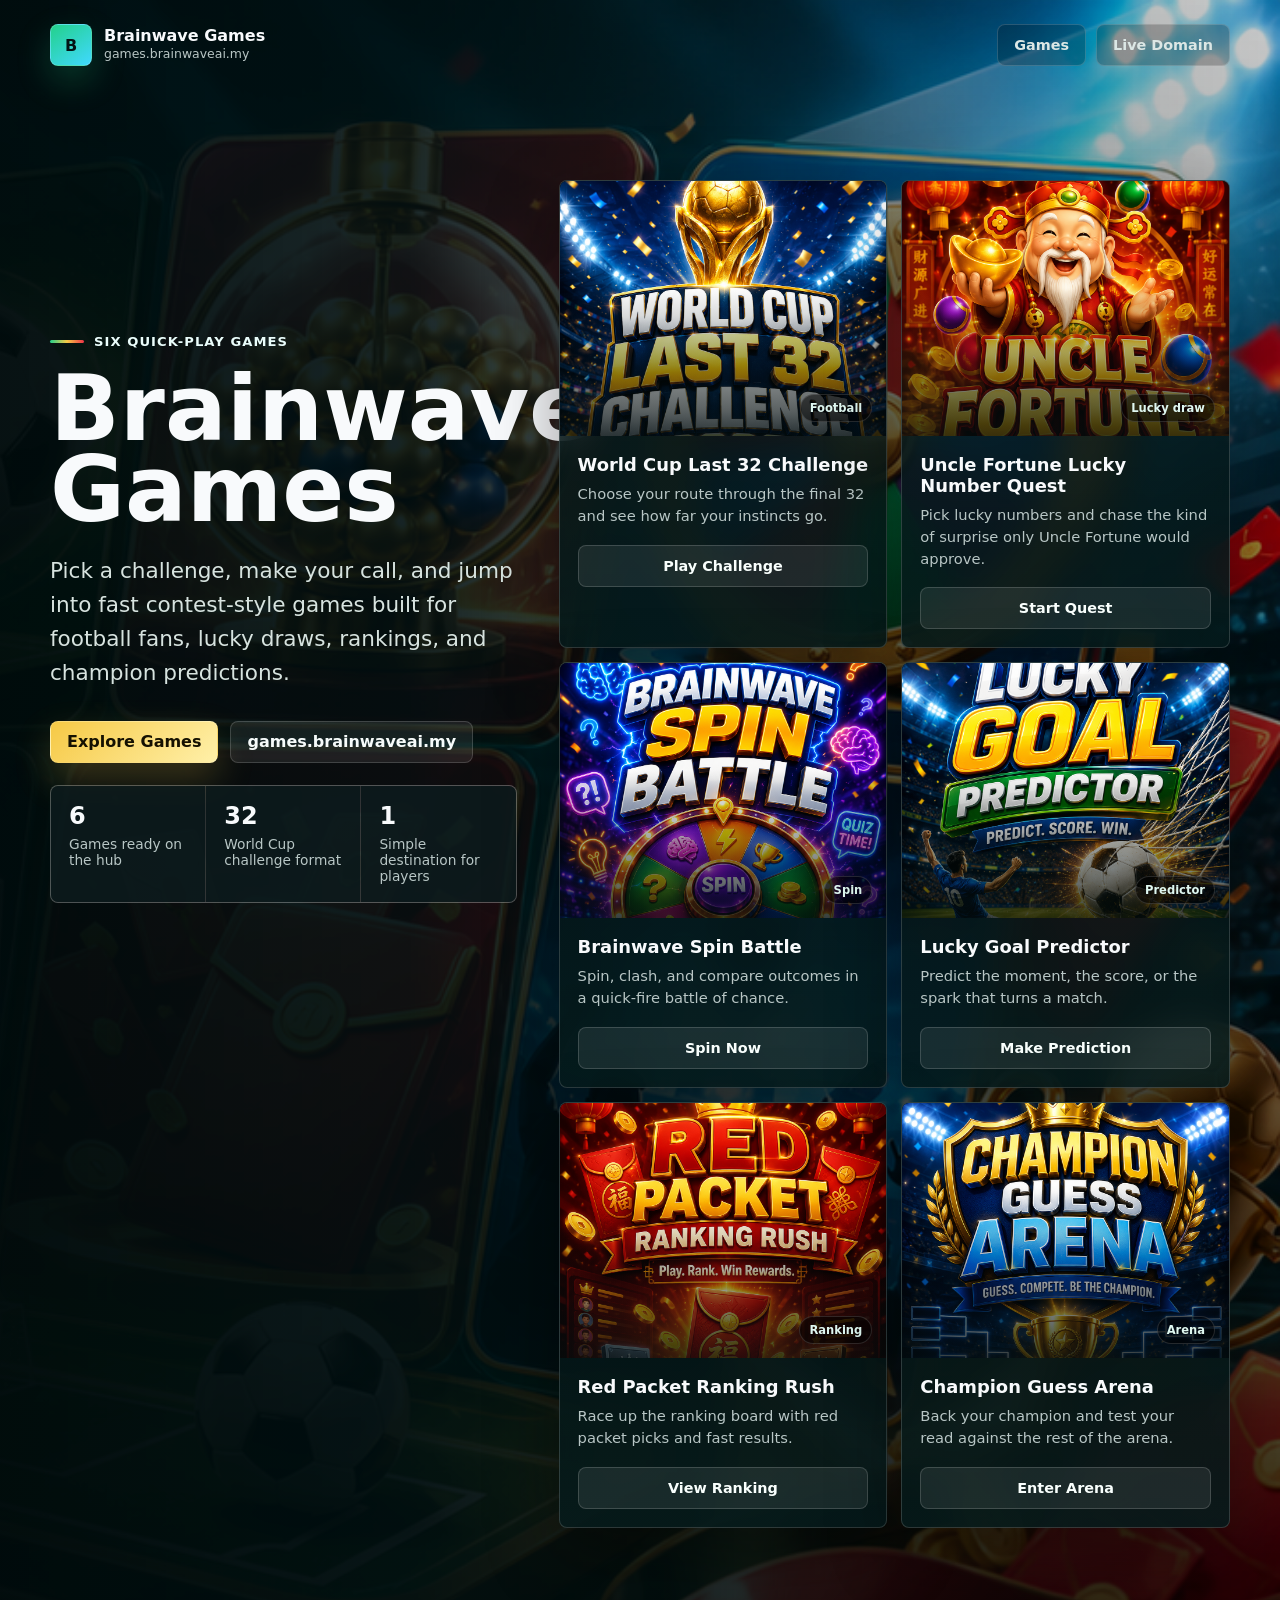
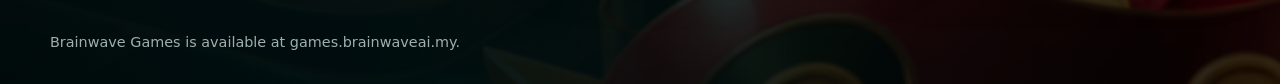
<file: index.html>
<!doctype html>
<html lang="en">
  <head>
    <meta charset="utf-8">
    <meta name="viewport" content="width=device-width, initial-scale=1">
    <meta name="description" content="Brainwave Games brings six quick-play challenge games together at games.brainwaveai.my.">
    <meta property="og:title" content="Brainwave Games">
    <meta property="og:description" content="Six quick-play challenge games in one place.">
    <meta property="og:url" content="https://games.brainwaveai.my/">
    <meta property="og:image" content="https://games.brainwaveai.my/assets/games-hero.png">
    <title>Brainwave Games</title>
    <link rel="preload" as="image" href="assets/games-hero.png">
    <style>
      :root {
        color-scheme: dark;
        --ink: #f8fafc;
        --muted: #b8c6c5;
        --panel: rgba(3, 18, 20, 0.74);
        --panel-strong: rgba(5, 26, 27, 0.88);
        --line: rgba(255, 255, 255, 0.16);
        --gold: #f6c945;
        --red: #ed3347;
        --green: #23d18b;
        --cyan: #40d9ff;
        --shadow: 0 24px 70px rgba(0, 0, 0, 0.38);
        font-family: Inter, ui-sans-serif, system-ui, -apple-system, BlinkMacSystemFont, "Segoe UI", sans-serif;
      }

      * {
        box-sizing: border-box;
      }

      body {
        min-height: 100vh;
        margin: 0;
        color: var(--ink);
        background: #061414;
      }

      a {
        color: inherit;
      }

      .page {
        min-height: 100vh;
        background:
          linear-gradient(90deg, rgba(0, 11, 12, 0.96) 0%, rgba(0, 15, 17, 0.88) 32%, rgba(0, 20, 20, 0.34) 68%, rgba(0, 0, 0, 0.16) 100%),
          linear-gradient(180deg, rgba(0, 0, 0, 0.05) 0%, rgba(0, 0, 0, 0.78) 100%),
          url("assets/games-hero.png") center right / cover no-repeat;
      }

      .shell {
        width: min(1180px, calc(100% - 40px));
        margin: 0 auto;
      }

      header {
        display: flex;
        align-items: center;
        justify-content: space-between;
        gap: 20px;
        padding: 24px 0;
      }

      .brand {
        display: inline-flex;
        align-items: center;
        gap: 12px;
        min-width: 0;
        text-decoration: none;
      }

      .brand-mark {
        display: grid;
        width: 42px;
        height: 42px;
        place-items: center;
        border: 1px solid rgba(255, 255, 255, 0.18);
        border-radius: 8px;
        background: linear-gradient(145deg, var(--green), var(--cyan));
        color: #031415;
        font-weight: 900;
        box-shadow: 0 14px 34px rgba(35, 209, 139, 0.24);
      }

      .brand-name {
        display: block;
        font-size: 1rem;
        font-weight: 800;
        line-height: 1.05;
      }

      .domain {
        display: block;
        color: var(--muted);
        font-size: 0.78rem;
        line-height: 1.4;
      }

      .nav {
        display: flex;
        align-items: center;
        gap: 10px;
      }

      .nav a,
      .hero-actions a,
      .game-card a {
        display: inline-flex;
        align-items: center;
        justify-content: center;
        min-height: 42px;
        padding: 0 16px;
        border: 1px solid var(--line);
        border-radius: 8px;
        text-decoration: none;
        font-weight: 800;
        transition: transform 180ms ease, border-color 180ms ease, background 180ms ease;
      }

      .nav a {
        background: rgba(0, 0, 0, 0.22);
        color: #dce7e5;
        font-size: 0.9rem;
      }

      .nav a:hover,
      .hero-actions a:hover,
      .game-card a:hover {
        transform: translateY(-2px);
        border-color: rgba(255, 255, 255, 0.34);
      }

      main {
        padding: 34px 0 42px;
      }

      .hero {
        display: grid;
        grid-template-columns: minmax(0, 0.82fr) minmax(380px, 1.18fr);
        gap: 42px;
        align-items: start;
        min-height: auto;
        padding: 56px 0 42px;
      }

      .hero-copy {
        max-width: 650px;
        padding-top: 148px;
        padding-bottom: 0;
      }

      .eyebrow {
        display: inline-flex;
        align-items: center;
        gap: 10px;
        margin: 0 0 20px;
        color: #eafdfb;
        font-size: 0.82rem;
        font-weight: 900;
        letter-spacing: 0.08em;
        text-transform: uppercase;
      }

      .eyebrow::before {
        content: "";
        width: 34px;
        height: 3px;
        border-radius: 999px;
        background: linear-gradient(90deg, var(--green), var(--gold), var(--red));
      }

      h1 {
        max-width: 9ch;
        margin: 0;
        font-size: clamp(3.5rem, 7.15vw, 6.85rem);
        line-height: 0.88;
        letter-spacing: 0;
      }

      .lead {
        max-width: 580px;
        margin: 24px 0 0;
        color: #d7e3df;
        font-size: clamp(1.04rem, 1.7vw, 1.35rem);
        line-height: 1.58;
      }

      .hero-actions {
        display: flex;
        flex-wrap: wrap;
        gap: 12px;
        margin-top: 30px;
      }

      .primary {
        background: linear-gradient(135deg, var(--gold), #fff0a9);
        color: #151101;
        box-shadow: 0 16px 36px rgba(246, 201, 69, 0.22);
      }

      .secondary {
        background: rgba(255, 255, 255, 0.08);
        color: #f6fbfa;
      }

      .games-panel {
        display: grid;
        align-content: start;
        padding-bottom: 0;
      }

      .games-grid {
        display: grid;
        grid-template-columns: repeat(2, minmax(0, 1fr));
        gap: 14px;
      }

      .game-card {
        min-height: 0;
        overflow: hidden;
        border: 1px solid var(--line);
        border-radius: 8px;
        background: linear-gradient(180deg, var(--panel), var(--panel-strong));
        box-shadow: var(--shadow);
        backdrop-filter: blur(18px);
      }

      .poster {
        position: relative;
        aspect-ratio: 1 / 0.78;
        overflow: hidden;
        background: #061414;
      }

      .poster::after {
        position: absolute;
        inset: 0;
        content: "";
        background: linear-gradient(180deg, rgba(0, 0, 0, 0) 42%, rgba(2, 12, 13, 0.78) 100%);
      }

      .poster img {
        width: 100%;
        height: 100%;
        display: block;
        object-fit: cover;
        object-position: center 20%;
        transition: transform 260ms ease;
      }

      .game-card:hover .poster img {
        transform: scale(1.04);
      }

      .status {
        position: absolute;
        right: 14px;
        bottom: 14px;
        z-index: 1;
        padding: 6px 9px;
        border: 1px solid rgba(255, 255, 255, 0.14);
        border-radius: 999px;
        color: #dff7f0;
        background: rgba(0, 0, 0, 0.54);
        font-size: 0.72rem;
        font-weight: 900;
        white-space: nowrap;
      }

      .game-body {
        padding: 18px;
      }

      .game-card h2 {
        margin: 0 0 8px;
        font-size: 1.12rem;
        line-height: 1.18;
        letter-spacing: 0;
      }

      .game-card p {
        min-height: 44px;
        margin: 0;
        color: var(--muted);
        font-size: 0.92rem;
        line-height: 1.48;
      }

      .game-card a {
        width: 100%;
        margin-top: 18px;
        background: rgba(255, 255, 255, 0.08);
        color: #f9fffd;
        font-size: 0.9rem;
      }

      .strip {
        display: grid;
        grid-template-columns: repeat(3, 1fr);
        gap: 1px;
        overflow: hidden;
        margin-top: 22px;
        border: 1px solid var(--line);
        border-radius: 8px;
        background: var(--line);
      }

      .strip-item {
        min-height: 86px;
        padding: 18px;
        background: rgba(3, 18, 20, 0.8);
      }

      .strip-item strong {
        display: block;
        font-size: 1.5rem;
        line-height: 1;
      }

      .strip-item span {
        display: block;
        margin-top: 8px;
        color: var(--muted);
        font-size: 0.86rem;
      }

      footer {
        padding: 22px 0 34px;
        color: #9eafad;
        font-size: 0.9rem;
      }

      @media (max-width: 980px) {
        .page {
          background:
            linear-gradient(180deg, rgba(0, 11, 12, 0.95) 0%, rgba(0, 16, 16, 0.86) 42%, rgba(0, 0, 0, 0.78) 100%),
            url("assets/games-hero.png") top right 18% / auto 58vh no-repeat,
            #061414;
        }

        .hero {
          grid-template-columns: 1fr;
          gap: 18px;
          min-height: auto;
          padding-top: 28vh;
          padding-bottom: 42px;
        }

        .hero-copy,
        .games-panel {
          padding-top: 0;
          padding-bottom: 0;
        }

        h1 {
          max-width: 9ch;
          font-size: clamp(3rem, 15vw, 5.8rem);
        }
      }

      @media (max-width: 680px) {
        .shell {
          width: min(100% - 28px, 1180px);
        }

        header {
          align-items: flex-start;
          padding-top: 18px;
        }

        .nav {
          display: none;
        }

        main {
          padding-top: 18px;
        }

        .hero {
          padding-top: 24vh;
        }

        .strip {
          display: none;
        }

        .games-grid,
        .strip {
          grid-template-columns: 1fr;
        }

        .game-card {
          min-height: 0;
        }

        .poster {
          aspect-ratio: 1 / 0.82;
        }

        .game-card p {
          min-height: 0;
        }
      }
    </style>
  </head>
  <body>
    <div class="page">
      <header class="shell">
        <a class="brand" href="https://games.brainwaveai.my/" aria-label="Brainwave Games home">
          <span class="brand-mark">B</span>
          <span>
            <span class="brand-name">Brainwave Games</span>
            <span class="domain">games.brainwaveai.my</span>
          </span>
        </a>
        <nav class="nav" aria-label="Page navigation">
          <a href="#games">Games</a>
          <a href="https://games.brainwaveai.my/">Live Domain</a>
        </nav>
      </header>

      <main class="shell">
        <section class="hero" aria-labelledby="page-title">
          <div class="hero-copy">
            <p class="eyebrow">Six quick-play games</p>
            <h1 id="page-title">Brainwave Games</h1>
            <p class="lead">Pick a challenge, make your call, and jump into fast contest-style games built for football fans, lucky draws, rankings, and champion predictions.</p>
            <div class="hero-actions" aria-label="Primary actions">
              <a class="primary" href="#games">Explore Games</a>
              <a class="secondary" href="https://games.brainwaveai.my/">games.brainwaveai.my</a>
            </div>
            <div class="strip" aria-label="Game hub stats">
              <div class="strip-item">
                <strong>6</strong>
                <span>Games ready on the hub</span>
              </div>
              <div class="strip-item">
                <strong>32</strong>
                <span>World Cup challenge format</span>
              </div>
              <div class="strip-item">
                <strong>1</strong>
                <span>Simple destination for players</span>
              </div>
            </div>
          </div>

          <div class="games-panel" id="games">
            <div class="games-grid">
              <article class="game-card cup">
                <div class="poster">
                  <img src="assets/game-posters/world-cup-last-32-challenge.png" alt="World Cup Last 32 Challenge poster" loading="lazy">
                  <span class="status">Football</span>
                </div>
                <div class="game-body">
                  <h2>World Cup Last 32 Challenge</h2>
                  <p>Choose your route through the final 32 and see how far your instincts go.</p>
                  <a href="/fifa-last-32">Play Challenge</a>
                </div>
              </article>

              <article class="game-card fortune">
                <div class="poster">
                  <img src="assets/game-posters/uncle-fortune-lucky-number-quest.png" alt="Uncle Fortune Lucky Number Quest poster" loading="lazy">
                  <span class="status">Lucky draw</span>
                </div>
                <div class="game-body">
                  <h2>Uncle Fortune Lucky Number Quest</h2>
                  <p>Pick lucky numbers and chase the kind of surprise only Uncle Fortune would approve.</p>
                  <a href="#">Start Quest</a>
                </div>
              </article>

              <article class="game-card spin">
                <div class="poster">
                  <img src="assets/game-posters/brainwave-spin-battle.png" alt="Brainwave Spin Battle poster" loading="lazy">
                  <span class="status">Spin</span>
                </div>
                <div class="game-body">
                  <h2>Brainwave Spin Battle</h2>
                  <p>Spin, clash, and compare outcomes in a quick-fire battle of chance.</p>
                  <a href="#">Spin Now</a>
                </div>
              </article>

              <article class="game-card goal">
                <div class="poster">
                  <img src="assets/game-posters/lucky-goal-predictor.png" alt="Lucky Goal Predictor poster" loading="lazy">
                  <span class="status">Predictor</span>
                </div>
                <div class="game-body">
                  <h2>Lucky Goal Predictor</h2>
                  <p>Predict the moment, the score, or the spark that turns a match.</p>
                  <a href="#">Make Prediction</a>
                </div>
              </article>

              <article class="game-card packet">
                <div class="poster">
                  <img src="assets/game-posters/red-packet-ranking-rush.png" alt="Red Packet Ranking Rush poster" loading="lazy">
                  <span class="status">Ranking</span>
                </div>
                <div class="game-body">
                  <h2>Red Packet Ranking Rush</h2>
                  <p>Race up the ranking board with red packet picks and fast results.</p>
                  <a href="#">View Ranking</a>
                </div>
              </article>

              <article class="game-card arena">
                <div class="poster">
                  <img src="assets/game-posters/champion-guess-arena.png" alt="Champion Guess Arena poster" loading="lazy">
                  <span class="status">Arena</span>
                </div>
                <div class="game-body">
                  <h2>Champion Guess Arena</h2>
                  <p>Back your champion and test your read against the rest of the arena.</p>
                  <a href="#">Enter Arena</a>
                </div>
              </article>
            </div>
          </div>
        </section>
      </main>

      <footer class="shell">
        Brainwave Games is available at games.brainwaveai.my.
      </footer>
    </div>
  </body>
</html>
</file>
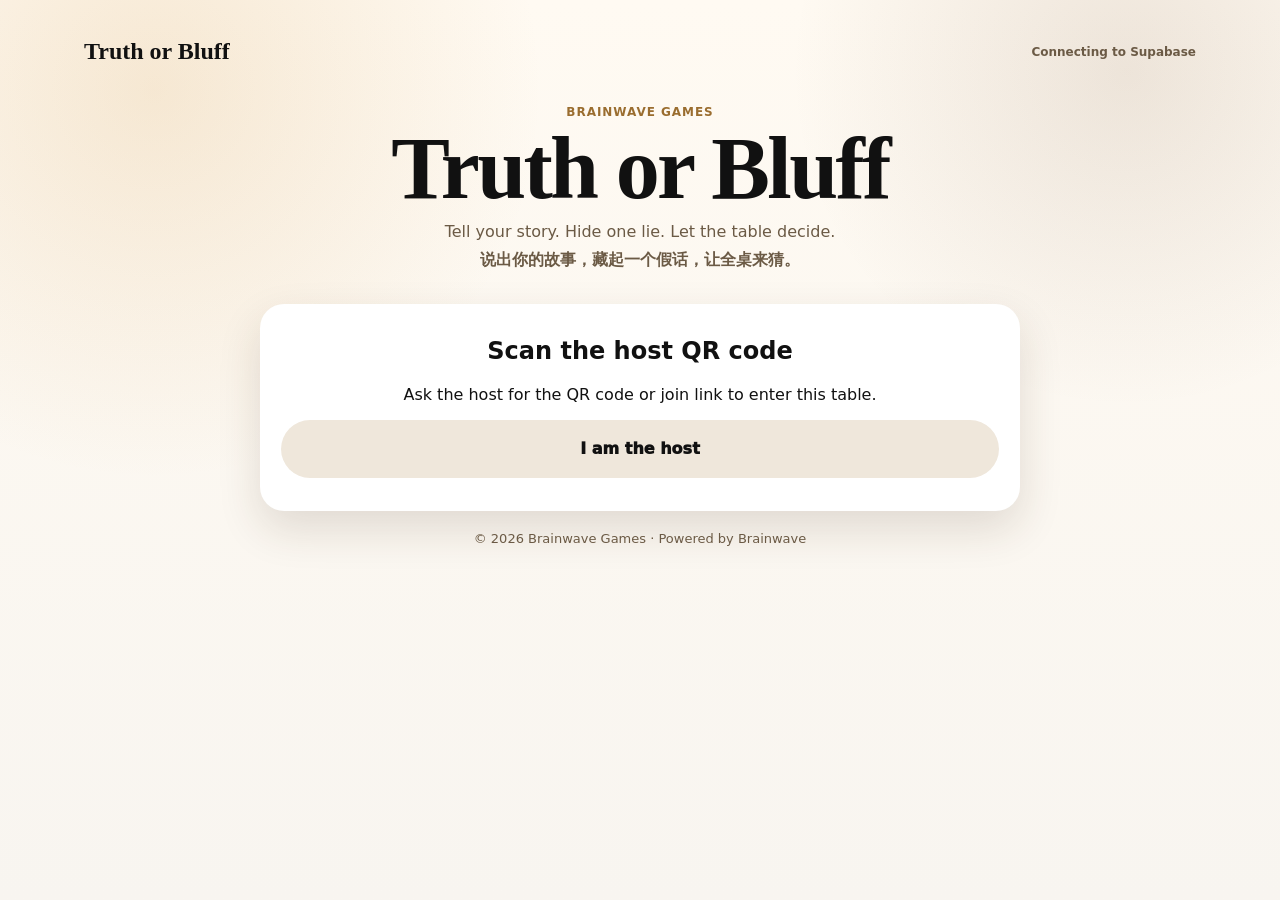
<file: bluffgame/index.html>
<!doctype html>
<html lang="zh-CN">
  <head>
    <meta charset="UTF-8" />
    <meta name="viewport" content="width=device-width, initial-scale=1.0" />
    <meta name="theme-color" content="#F8F5F0" />
    <title>Truth or Bluff</title>
    <link rel="stylesheet" href="../styles.css" />
  </head>
  <body>
    <main id="app" aria-live="polite"></main>
    <script src="../supabase-config.js"></script>
    <script src="../app.js"></script>
  </body>
</html>
</file>
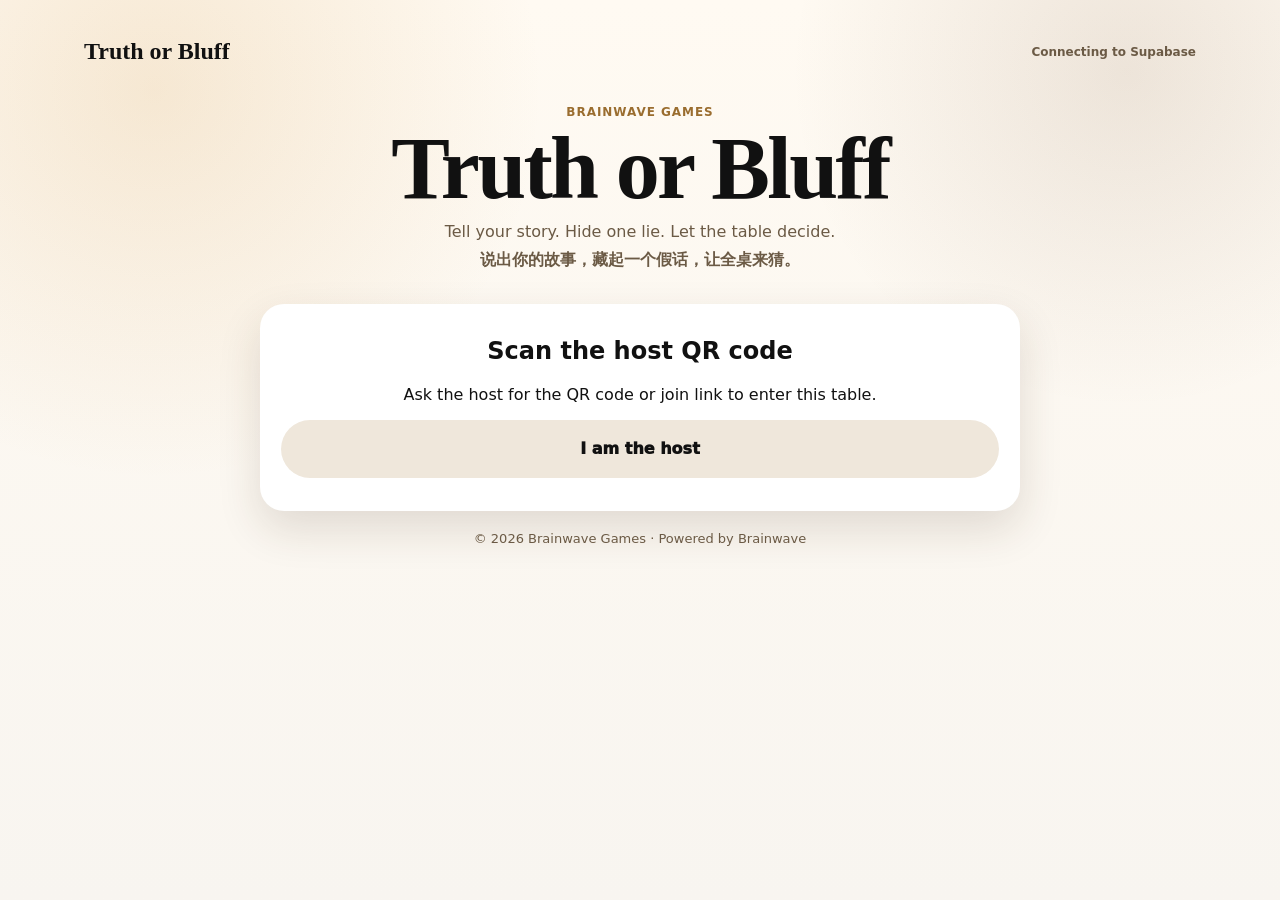
<file: bluffgame.html>
<!doctype html>
<html lang="zh-CN">
  <head>
    <meta charset="UTF-8" />
    <meta name="viewport" content="width=device-width, initial-scale=1.0" />
    <meta name="theme-color" content="#F8F5F0" />
    <title>Truth or Bluff</title>
    <link rel="stylesheet" href="./styles.css" />
  </head>
  <body>
    <main id="app" aria-live="polite"></main>
    <script src="./supabase-config.js"></script>
    <script src="./app.js"></script>
  </body>
</html>
</file>
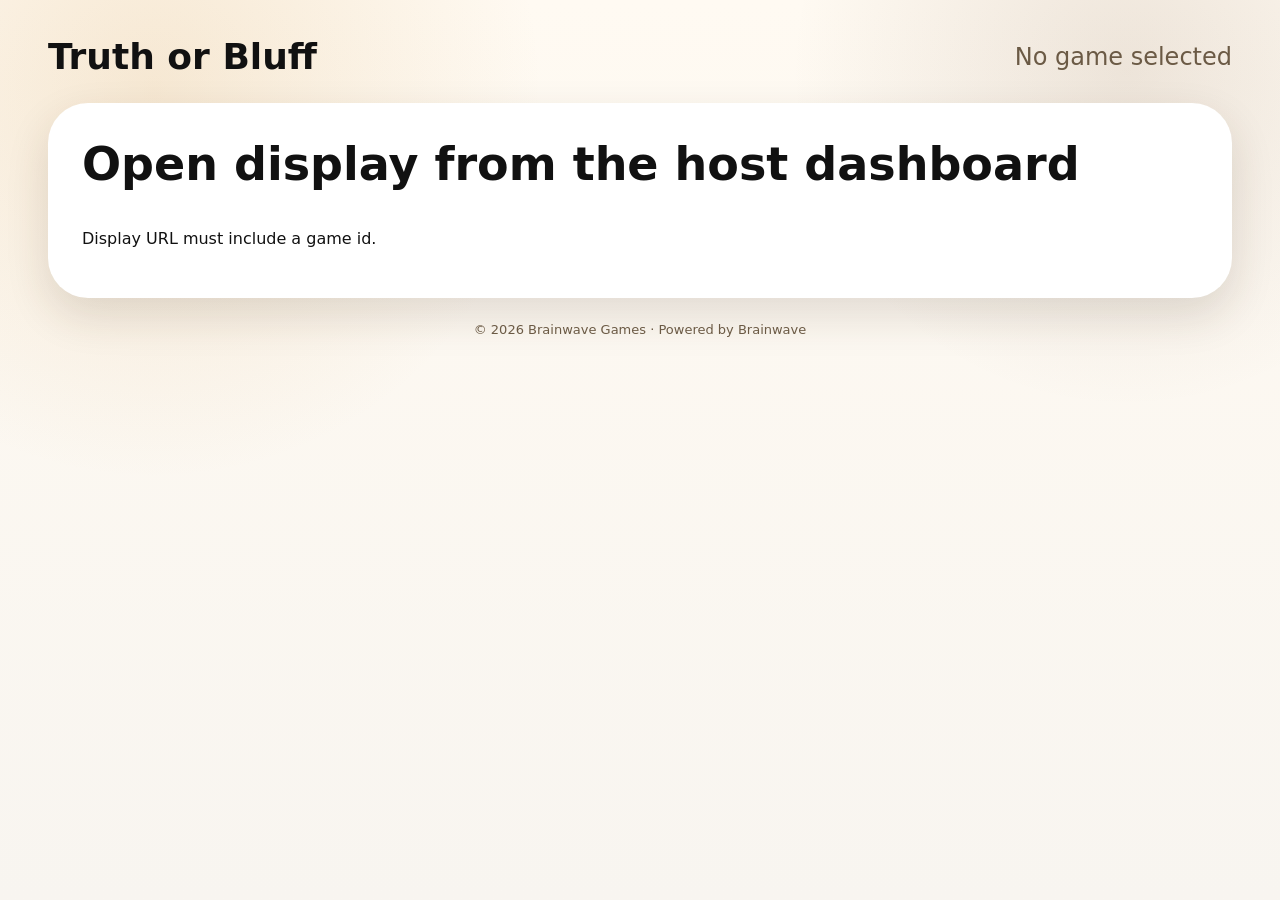
<file: bluffgame/display.html>
<!doctype html>
<html lang="zh-CN">
  <head>
    <meta charset="UTF-8" />
    <meta name="viewport" content="width=device-width, initial-scale=1.0" />
    <meta name="theme-color" content="#F8F5F0" />
    <title>Truth or Bluff Display</title>
    <link rel="stylesheet" href="../styles.css" />
  </head>
  <body>
    <main id="app" aria-live="polite"></main>
    <script src="../supabase-config.js"></script>
    <script src="../app.js"></script>
  </body>
</html>
</file>
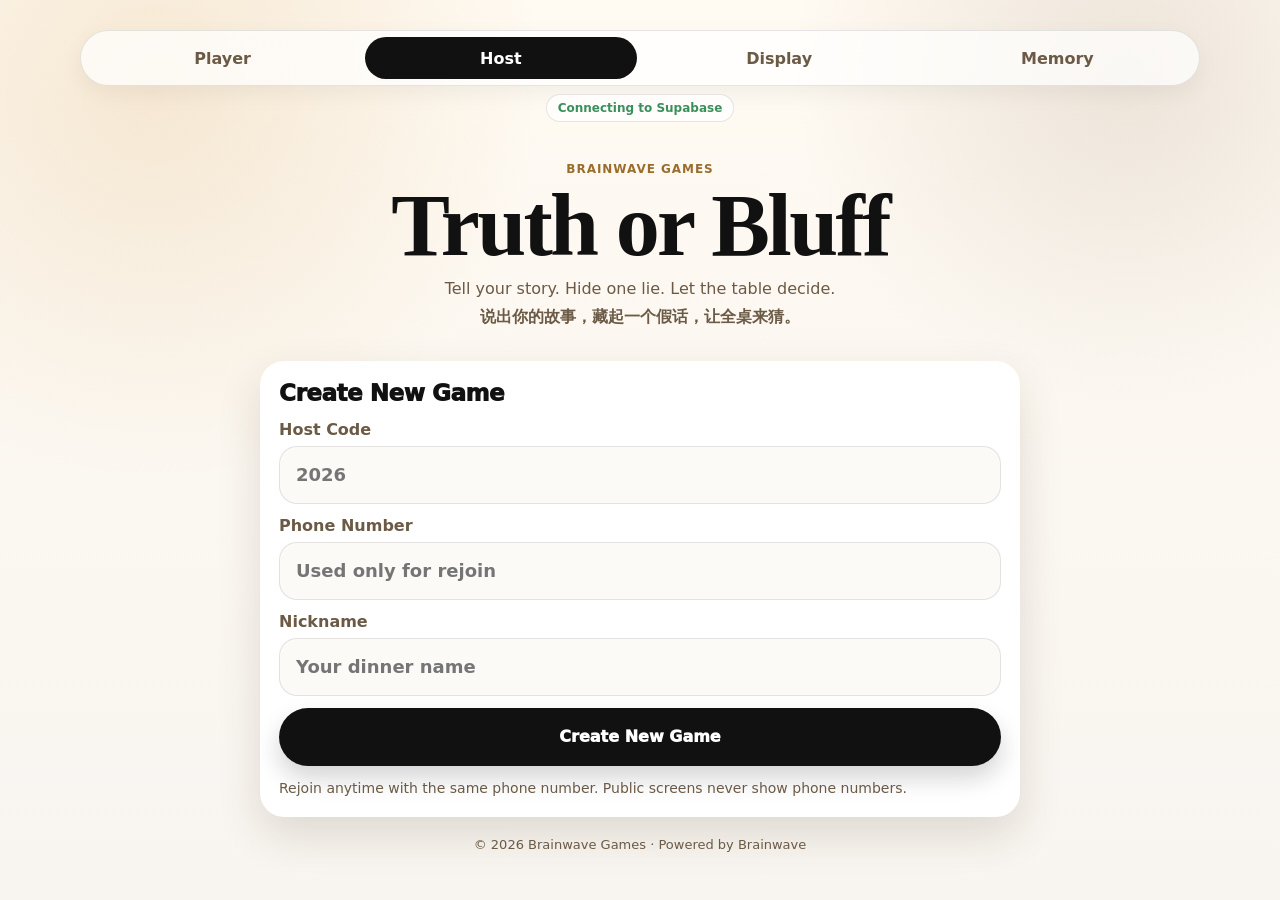
<file: bluffgame/host.html>
<!doctype html>
<html lang="zh-CN">
  <head>
    <meta charset="UTF-8" />
    <meta name="viewport" content="width=device-width, initial-scale=1.0" />
    <meta name="theme-color" content="#F8F5F0" />
    <title>Truth or Bluff Host</title>
    <link rel="stylesheet" href="../styles.css" />
  </head>
  <body>
    <main id="app" aria-live="polite"></main>
    <script src="../supabase-config.js"></script>
    <script src="../app.js"></script>
  </body>
</html>
</file>
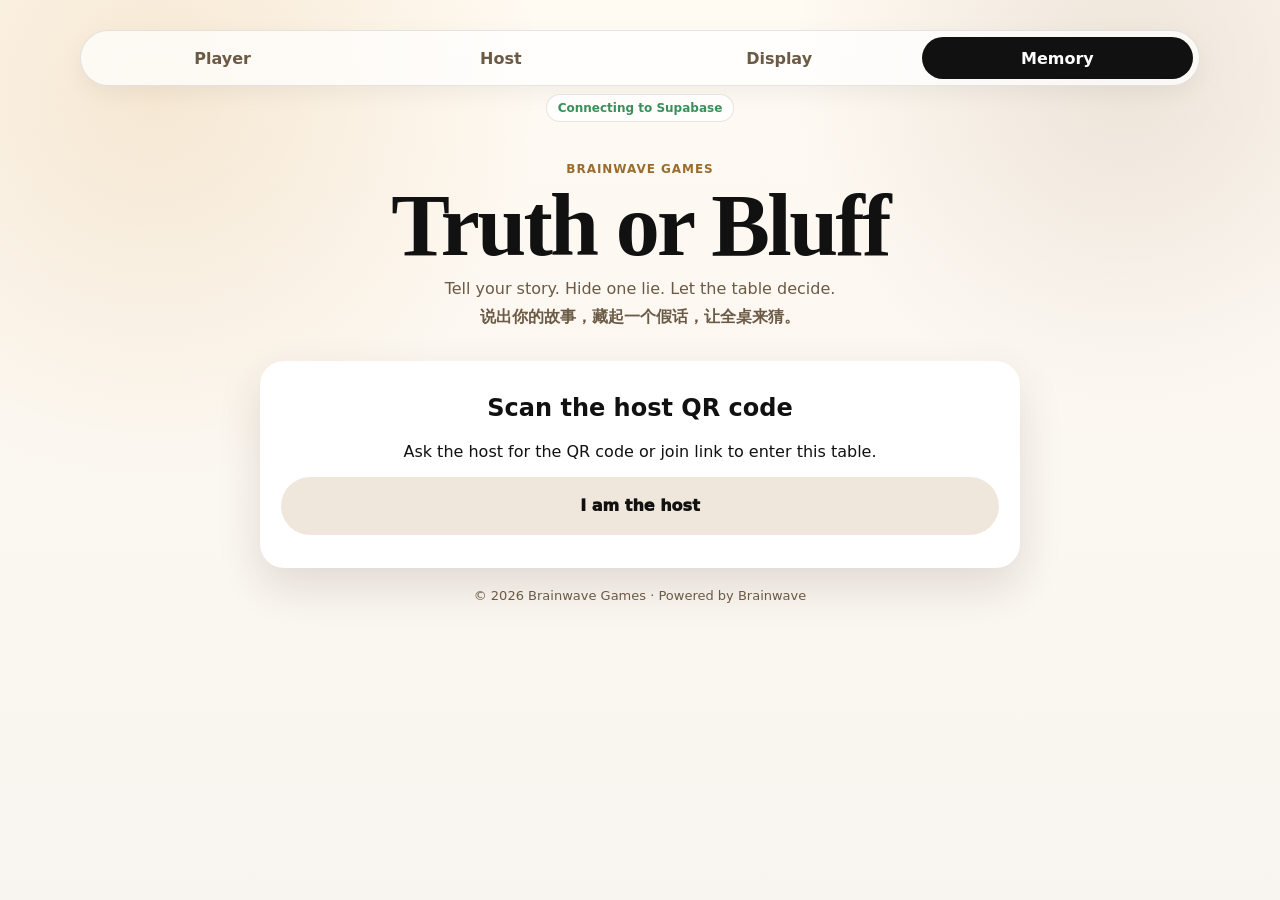
<file: bluffgame/memory.html>
<!doctype html>
<html lang="zh-CN">
  <head>
    <meta charset="UTF-8" />
    <meta name="viewport" content="width=device-width, initial-scale=1.0" />
    <meta name="theme-color" content="#F8F5F0" />
    <title>Truth or Bluff Memory</title>
    <link rel="stylesheet" href="../styles.css" />
  </head>
  <body>
    <main id="app" aria-live="polite"></main>
    <script src="../supabase-config.js"></script>
    <script src="../app.js"></script>
  </body>
</html>
</file>
<file: styles.css>
:root {
  --bg: #f8f5f0;
  --card: #ffffff;
  --ink: #111111;
  --muted: #6b5a45;
  --gold: #d4a055;
  --gold-dark: #9a6d2f;
  --success: #3a8f5a;
  --warning: #d97706;
  --error: #b42318;
  --line: rgba(17, 17, 17, .1);
  --shadow: 0 18px 44px rgba(62, 42, 20, .14);
  --radius: 24px;
}

* { box-sizing: border-box; }

body {
  margin: 0;
  min-height: 100vh;
  color: var(--ink);
  font-family: Inter, "Segoe UI", "Microsoft YaHei", system-ui, sans-serif;
  background:
    radial-gradient(circle at 12% 10%, rgba(212, 160, 85, .2), transparent 28%),
    radial-gradient(circle at 88% 8%, rgba(111, 72, 39, .12), transparent 24%),
    linear-gradient(180deg, #fffaf2, var(--bg));
}

button, input, textarea { font: inherit; }
button { border: 0; cursor: pointer; }

footer {
  color: var(--muted);
  text-align: center;
  font-size: 13px;
  margin-top: 20px;
}

.phone-shell {
  width: min(100vw, 460px);
  min-height: 100vh;
  margin: 0 auto;
  padding: 18px 14px 24px;
}

.display-shell {
  min-height: 100vh;
  padding: 36px 48px;
}

.mode-nav {
  display: grid;
  grid-template-columns: repeat(4, 1fr);
  gap: 7px;
  padding: 6px;
  margin-bottom: 16px;
  border-radius: 999px;
  background: rgba(255,255,255,.72);
  border: 1px solid var(--line);
  box-shadow: 0 8px 22px rgba(0,0,0,.05);
}

.mode-nav button {
  min-height: 42px;
  border-radius: 999px;
  background: transparent;
  color: var(--muted);
  font-weight: 800;
}

.mode-nav .active {
  background: var(--ink);
  color: white;
}

.sync-status {
  width: fit-content;
  margin: -8px auto 14px;
  padding: 6px 11px;
  border-radius: 999px;
  color: var(--muted);
  background: rgba(255,255,255,.78);
  border: 1px solid var(--line);
  font-size: 12px;
  font-weight: 900;
}

.sync-status.online {
  color: var(--success);
}

.sync-status.local {
  color: var(--warning);
}

.player-topbar {
  display: flex;
  align-items: center;
  justify-content: space-between;
  gap: 12px;
  min-height: 46px;
  padding: 8px 4px 14px;
}

.player-topbar b {
  font-family: Georgia, "Times New Roman", serif;
  font-size: 24px;
}

.player-topbar span {
  max-width: 52%;
  overflow: hidden;
  text-overflow: ellipsis;
  white-space: nowrap;
  color: var(--muted);
  font-size: 12px;
  font-weight: 900;
}

.brand-block {
  padding: 26px 18px;
  text-align: center;
}

.brand-block.compact {
  padding: 12px 4px 18px;
}

.eyebrow {
  color: var(--gold-dark);
  font-weight: 900;
  letter-spacing: .08em;
  text-transform: uppercase;
  font-size: 12px;
}

h1, h2, h3, p { margin-top: 0; }

.brand-block h1 {
  margin: 8px 0 10px;
  font-family: Georgia, "Times New Roman", serif;
  font-size: clamp(46px, 12vw, 68px);
  line-height: .95;
  letter-spacing: -.03em;
}

.brand-block p {
  color: var(--muted);
  line-height: 1.35;
  margin-bottom: 7px;
}

.cn {
  font-weight: 800;
}

.mini-head {
  display: flex;
  align-items: center;
  justify-content: space-between;
  gap: 12px;
  margin-bottom: 14px;
  padding: 12px 4px;
}

.mini-head b {
  font-size: 25px;
  letter-spacing: -.02em;
}

.mini-head span {
  color: var(--muted);
  font-weight: 800;
}

.card {
  background: var(--card);
  border-radius: var(--radius);
  border: 1px solid rgba(255,255,255,.8);
  box-shadow: var(--shadow);
  padding: 18px;
  margin-bottom: 14px;
}

.center {
  text-align: center;
  padding: 32px 20px;
}

.section-title {
  font-size: 23px;
  font-weight: 950;
  margin-bottom: 14px;
  letter-spacing: -.02em;
}

label {
  display: block;
  color: var(--muted);
  font-weight: 850;
  margin: 12px 0;
}

.input, .textarea {
  width: 100%;
  margin-top: 7px;
  border-radius: 18px;
  border: 1px solid var(--line);
  background: #fbfaf7;
  color: var(--ink);
  outline: none;
  font-size: 18px;
}

.input {
  height: 58px;
  padding: 0 16px;
}

.textarea {
  min-height: 190px;
  resize: vertical;
  padding: 16px;
  line-height: 1.45;
}

.primary, .secondary, .text-btn {
  min-height: 58px;
  border-radius: 999px;
  padding: 0 20px;
  font-weight: 950;
}

.primary {
  width: 100%;
  background: var(--ink);
  color: white;
  box-shadow: 0 12px 24px rgba(17,17,17,.18);
}

.secondary {
  width: 100%;
  background: #efe7db;
  color: var(--ink);
}

.text-btn {
  background: transparent;
  color: var(--gold-dark);
  padding: 0;
}

.text-btn.danger {
  width: 100%;
  color: var(--error);
}

.hint {
  color: var(--muted);
  font-size: 14px;
  line-height: 1.45;
  margin: 12px 0 0;
}

.button-row {
  display: grid;
  grid-template-columns: 1fr 1fr;
  gap: 10px;
  margin-top: 14px;
}

.player-list, .manage-list {
  display: grid;
  gap: 9px;
}

.player-row {
  min-height: 58px;
  display: flex;
  align-items: center;
  justify-content: space-between;
  gap: 12px;
  padding: 12px 14px;
  border-radius: 18px;
  background: #f8f5f0;
}

.player-row b {
  white-space: nowrap;
}

.game-info .input {
  font-size: 14px;
}

.qr-wrap {
  display: grid;
  grid-template-columns: 150px 1fr;
  gap: 14px;
  align-items: center;
  margin-top: 12px;
}

.qr-wrap img {
  width: 150px;
  height: 150px;
  border-radius: 24px;
  background: white;
  border: 1px solid var(--line);
}

.qr-wrap .secondary {
  margin-bottom: 8px;
}

.toggle {
  min-width: 78px;
  min-height: 42px;
  border-radius: 999px;
  background: #efe7db;
  color: var(--muted);
  font-weight: 950;
}

.toggle.on {
  background: var(--success);
  color: white;
}

.pill {
  width: fit-content;
  margin: 0 auto 14px;
  padding: 8px 13px;
  border-radius: 999px;
  color: white;
  background: var(--gold);
  font-weight: 950;
}

.vote-progress {
  margin: 20px auto 0;
  width: fit-content;
  padding: 14px 22px;
  border-radius: 999px;
  background: #111;
  color: white;
  font-size: 24px;
  font-weight: 950;
}

.reveal-now {
  margin-top: 16px;
}

.story-choice, .story-card {
  width: 100%;
  display: block;
  text-align: left;
  margin: 10px 0;
  padding: 18px;
  border-radius: 32px;
  background: #fbfaf7;
  border: 1px solid var(--line);
  color: var(--ink);
}

.story-choice.selected {
  border-color: var(--gold);
  box-shadow: 0 0 0 4px rgba(212,160,85,.18);
}

.story-choice b, .story-choice span {
  display: block;
}

.story-choice span {
  color: var(--muted);
  margin-top: 6px;
}

.story-card {
  position: relative;
  min-height: 150px;
}

.story-card p {
  margin: 12px 0 0;
  font-size: 18px;
  line-height: 1.45;
}

.story-key {
  width: 42px;
  height: 42px;
  border-radius: 50%;
  display: grid;
  place-items: center;
  background: var(--ink);
  color: white;
  font-weight: 950;
}

.story-card.bluff {
  border-color: var(--error);
  background: #fff1ef;
}

.bluff-label {
  position: absolute;
  right: 18px;
  top: 18px;
  color: var(--error);
}

.vote-buttons {
  display: grid;
  grid-template-columns: repeat(3, 1fr);
  gap: 10px;
  margin-top: 16px;
}

.vote-btn {
  min-height: 78px;
  border-radius: 28px;
  background: var(--gold);
  color: white;
  font-size: 34px;
  font-weight: 950;
}

.modal-backdrop {
  position: fixed;
  inset: 0;
  z-index: 10;
  display: grid;
  place-items: center;
  padding: 18px;
  background: rgba(0,0,0,.36);
}

.modal {
  width: min(420px, 100%);
  border-radius: 32px;
}

.host-panel {
  border: 2px solid rgba(212,160,85,.28);
}

.host-grid {
  display: grid;
  grid-template-columns: repeat(2, 1fr);
  gap: 9px;
  margin-bottom: 14px;
}

.host-grid button {
  min-height: 52px;
  border-radius: 999px;
  background: #111;
  color: white;
  font-weight: 850;
}

.reveal-stats {
  padding: 14px;
  border-radius: 22px;
  background: #f8f5f0;
}

.toast {
  position: fixed;
  z-index: 20;
  top: 18px;
  left: 50%;
  transform: translateX(-50%);
  width: min(420px, calc(100vw - 28px));
  padding: 14px 18px;
  border-radius: 999px;
  background: #111;
  color: white;
  text-align: center;
  font-weight: 900;
  box-shadow: var(--shadow);
}

.display-top {
  display: flex;
  justify-content: space-between;
  align-items: center;
  color: var(--muted);
  font-size: 24px;
  margin-bottom: 26px;
}

.display-top b {
  color: var(--ink);
  font-size: 36px;
}

.display-hero {
  text-align: center;
  padding: 18px;
}

.display-hero h1 {
  font-family: Georgia, "Times New Roman", serif;
  font-size: clamp(72px, 9vw, 150px);
  line-height: .9;
  letter-spacing: -.05em;
  margin: 8px 0 18px;
}

.display-hero p {
  color: var(--muted);
  font-size: 34px;
  font-weight: 850;
}

.display-card {
  border-radius: 40px;
  background: white;
  box-shadow: var(--shadow);
  padding: 34px;
  margin-bottom: 24px;
}

.display-card h1 {
  font-family: Georgia, "Times New Roman", serif;
  font-size: clamp(64px, 8vw, 120px);
  line-height: .95;
}

.display-card h2 {
  font-size: 46px;
}

.display-grid {
  display: grid;
  grid-template-columns: repeat(3, 1fr);
  gap: 22px;
}

.display-grid .story-card {
  min-height: 290px;
  border-radius: 40px;
  padding: 28px;
}

.display-grid .story-card p {
  font-size: clamp(24px, 2.4vw, 38px);
}

.display-grid .story-key {
  width: 72px;
  height: 72px;
  font-size: 34px;
}

.leader-grid, .award-grid {
  display: grid;
  grid-template-columns: repeat(4, 1fr);
  gap: 14px;
}

.leader-grid div, .award-grid div {
  min-height: 120px;
  border-radius: 28px;
  background: #f8f5f0;
  padding: 18px;
  display: grid;
  gap: 6px;
}

.leader-grid b {
  color: var(--gold-dark);
}

.leader-grid span, .award-grid span {
  font-size: 25px;
  font-weight: 900;
}

.leader-grid strong {
  font-size: 34px;
}

.awards .award-grid div {
  min-height: 150px;
}

.memory-page {
  display: grid;
  gap: 16px;
}

.memory-photo, .photo-placeholder {
  width: 100%;
  min-height: 220px;
  border-radius: 28px;
  object-fit: cover;
  background: #f8f5f0;
  display: grid;
  place-items: center;
  color: var(--muted);
  font-weight: 900;
}

.memory-text {
  white-space: pre-wrap;
  font: 15px/1.5 ui-monospace, SFMono-Regular, Consolas, monospace;
}

@media (min-width: 900px) {
  .phone-shell {
    width: min(100vw, 1180px);
    padding: 30px;
  }

  .join-card, .phone-shell > .card {
    max-width: 760px;
    margin-left: auto;
    margin-right: auto;
  }

  .brand-block h1 {
    font-size: 88px;
  }

  .memory-page {
    grid-template-columns: 420px 1fr;
    align-items: start;
  }
}

@media (max-width: 760px) {
  .display-shell {
    padding: 18px 14px;
  }

  .display-grid, .leader-grid, .award-grid {
    grid-template-columns: 1fr;
  }

  .display-hero h1 {
    font-size: 62px;
  }

  .display-card h2 {
    font-size: 34px;
  }

  .qr-wrap {
    grid-template-columns: 1fr;
  }

  .qr-wrap img {
    width: 220px;
    height: 220px;
    margin: 0 auto;
  }
}
</file>
